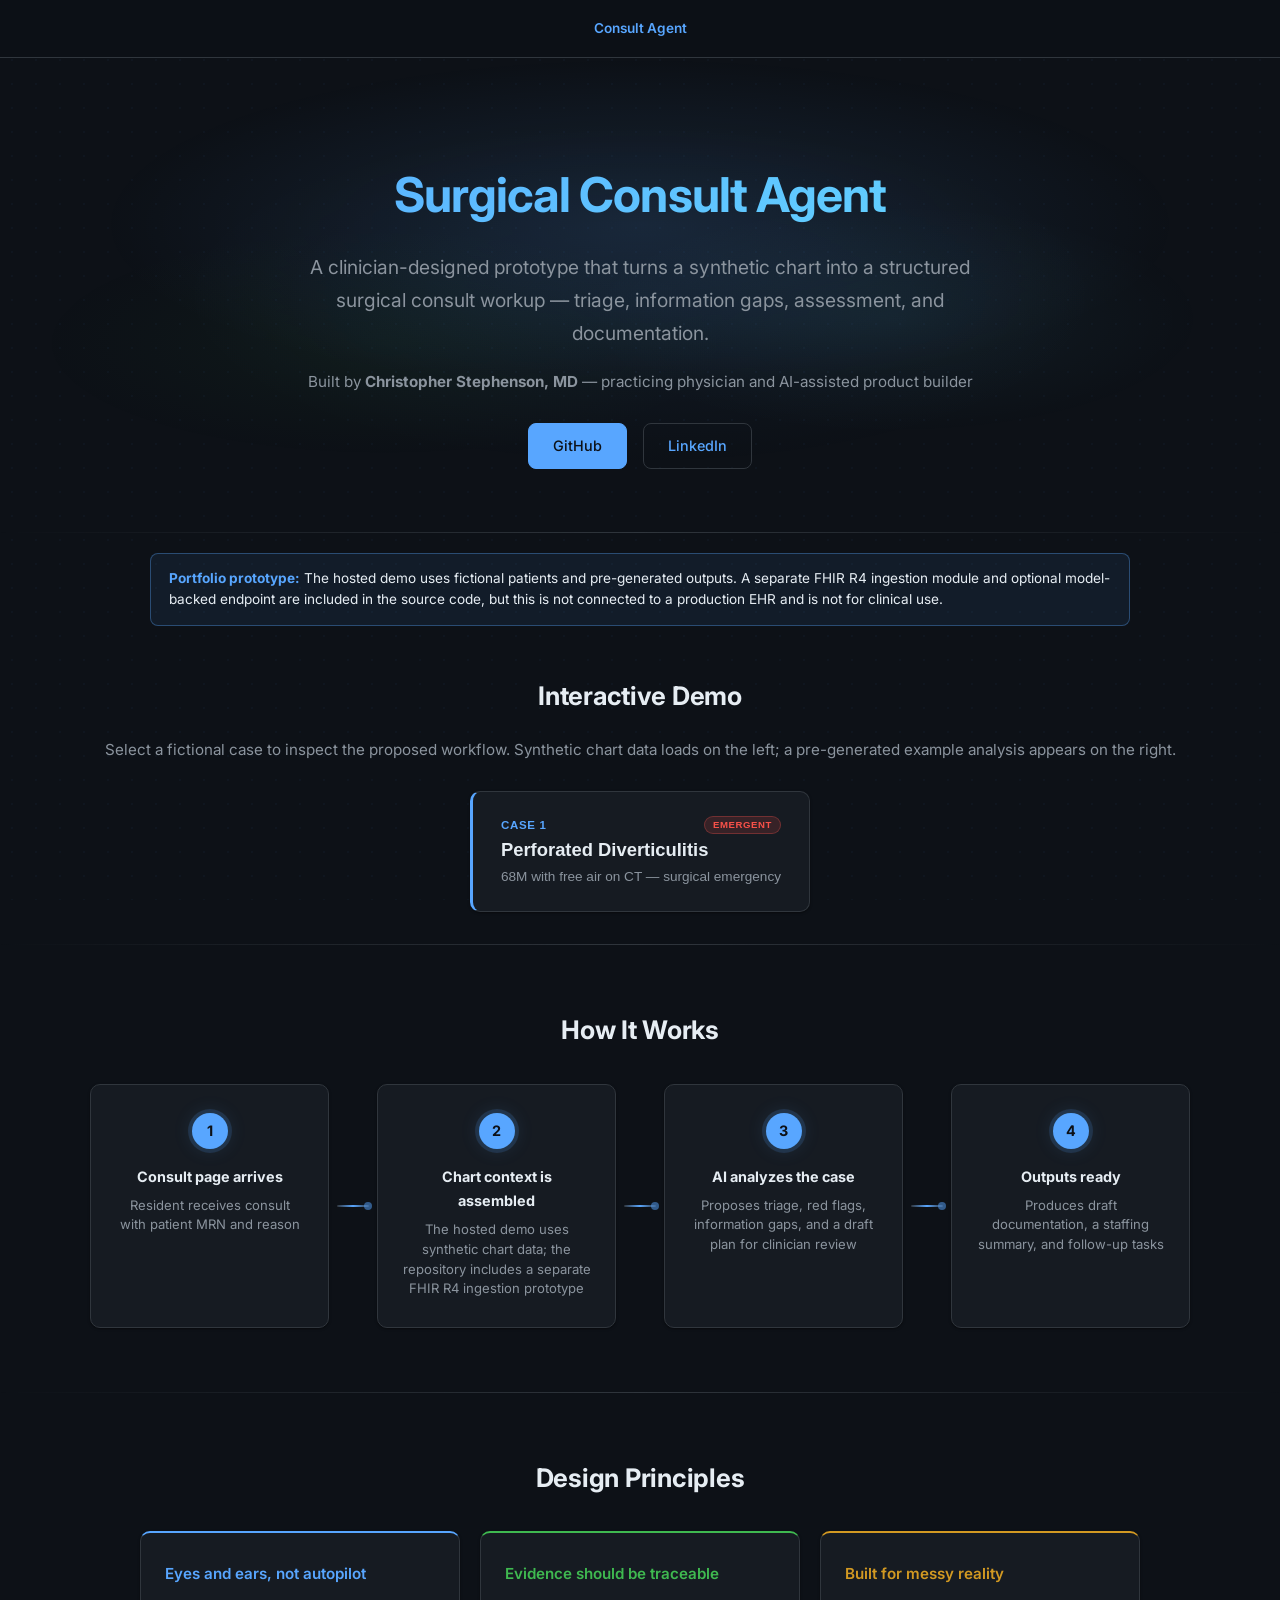
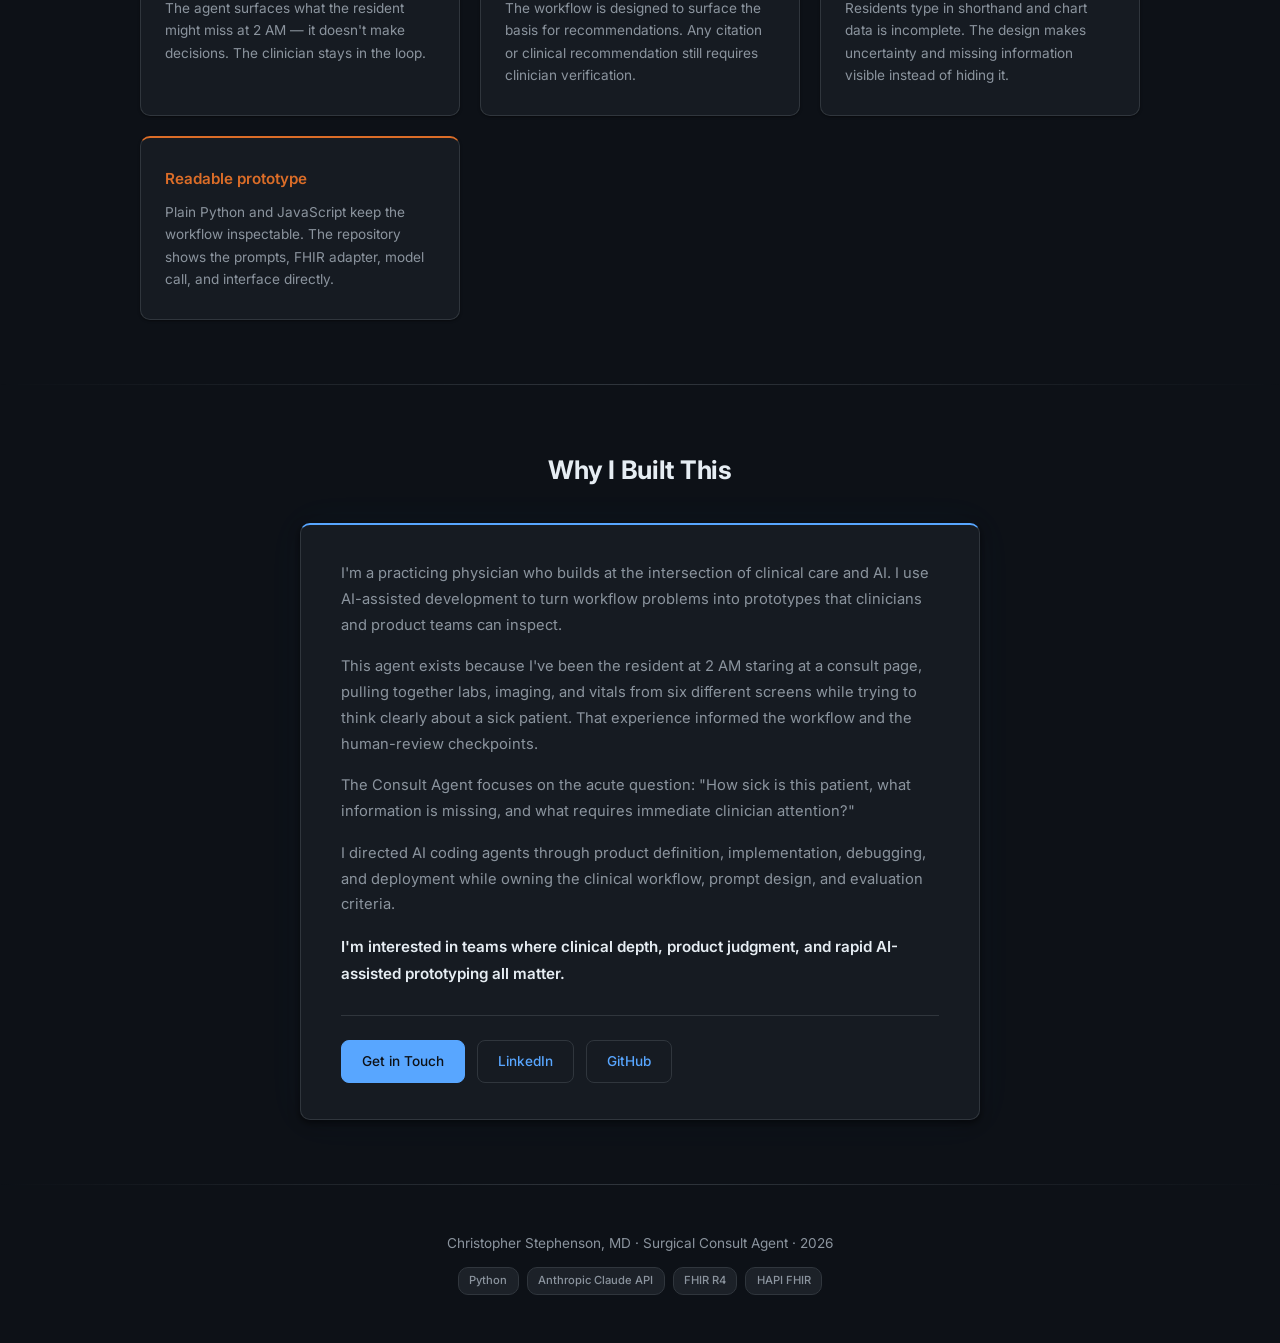
<file: web/index.html>
<!DOCTYPE html>
<html lang="en">
<head>
  <meta charset="UTF-8">
  <meta name="viewport" content="width=device-width, initial-scale=1.0">
  <meta name="description" content="A clinician-designed portfolio prototype for AI-assisted surgical consult preparation using synthetic patient data.">
  <meta property="og:title" content="Surgical Consult Agent — Christopher Stephenson, MD">
  <meta property="og:description" content="A clinician-designed portfolio prototype for AI-assisted surgical consult preparation using synthetic patient data.">
  <meta property="og:type" content="website">
  <meta name="twitter:card" content="summary">
  <title>Surgical Consult Agent — Christopher Stephenson, MD</title>
  <link rel="preconnect" href="https://fonts.googleapis.com">
  <link rel="preconnect" href="https://fonts.gstatic.com" crossorigin>
  <link href="https://fonts.googleapis.com/css2?family=Inter:wght@400;500;600;700&display=swap" rel="stylesheet">
  <link rel="stylesheet" href="style.css">
</head>
<body>

  <!-- Navigation -->
  <nav class="site-nav">
    <a href="index.html" class="nav-link active">Consult Agent</a>
  </nav>

  <!-- Hero -->
  <header class="hero">
    <div class="hero-content">
      <h1>Surgical Consult Agent</h1>
      <p class="tagline">A clinician-designed prototype that turns a synthetic chart into a structured surgical consult workup — triage, information gaps, assessment, and documentation.</p>
      <p class="byline">Built by <strong>Christopher Stephenson, MD</strong> — practicing physician and AI-assisted product builder</p>
      <div class="hero-links">
        <a href="https://github.com/cas23d/surgical-consult-agent" target="_blank" class="btn-primary">GitHub</a>
        <a href="https://www.linkedin.com/in/christopher-stephenson-md" target="_blank" class="btn-outline">LinkedIn</a>
      </div>
    </div>
  </header>

  <section class="prototype-disclosure" aria-label="Prototype disclosure">
    <strong>Portfolio prototype:</strong> The hosted demo uses fictional patients and pre-generated outputs. A separate FHIR R4 ingestion module and optional model-backed endpoint are included in the source code, but this is not connected to a production EHR and is not for clinical use.
  </section>

  <!-- Case Selector -->
  <section class="case-selector">
    <h2>Interactive Demo</h2>
    <p class="case-instructions">Select a fictional case to inspect the proposed workflow. Synthetic chart data loads on the left; a pre-generated example analysis appears on the right.</p>
    <div class="case-buttons">
      <button class="case-btn" data-case="case1" onclick="loadCase('case1')">
        <span class="case-top-row">
          <span class="case-label">Case 1</span>
          <span class="acuity-dot red">Emergent</span>
        </span>
        <span class="case-title">Perforated Diverticulitis</span>
        <span class="case-desc">68M with free air on CT — surgical emergency</span>
      </button>
    </div>
  </section>

  <!-- Consult Page Banner -->
  <div class="consult-banner" id="consult-banner" style="display:none">
    <span class="consult-icon">CONSULT</span>
    <span class="consult-text" id="consult-message"></span>
  </div>

  <!-- Demo Area -->
  <section class="demo" id="demo" style="display:none">
    <div class="demo-container">

      <!-- Left: EHR Chart -->
      <div class="panel chart-panel">
        <div class="panel-header">
          <span class="panel-badge emr">EMR</span> Patient Chart
        </div>
        <div class="chart-content" id="chart-content"></div>
      </div>

      <!-- Right: Agent Output -->
      <div class="panel agent-panel">
        <div class="panel-header">
          <span class="panel-badge ai">AI</span> Consult Agent
        </div>
        <div class="key-findings-banner" id="key-findings-banner" style="display:none"></div>
        <div class="stage-tabs">
          <button class="stage-tab active" data-stage="triage" onclick="showStage('triage')">Triage</button>
          <button class="stage-tab" data-stage="context" onclick="showStage('context')">Gaps</button>
          <button class="stage-tab" data-stage="plan" onclick="showStage('plan')">Plan</button>
          <button class="stage-tab" data-stage="note" onclick="showStage('note')">Final Note</button>
        </div>
        <div class="agent-content" id="agent-content">
          <div class="stage-content" id="stage-triage"></div>
          <div class="stage-content" id="stage-context" style="display:none"></div>
          <div class="stage-content" id="stage-plan" style="display:none"></div>
          <div class="stage-content" id="stage-note" style="display:none">
            <div class="note-view-toggle" id="note-view-toggle" style="display:none">
              <button class="toggle-btn active" data-view="summary" onclick="toggleNoteView('summary')">Summary</button>
              <button class="toggle-btn" data-view="full" onclick="toggleNoteView('full')">Full Note</button>
            </div>
            <div class="note-content" id="note-content"></div>
          </div>
        </div>
      </div>

    </div>
  </section>

  <!-- Resident Input Display -->
  <section class="resident-input-section" id="resident-section" style="display:none">
    <div class="resident-input-box">
      <div class="resident-header"><span class="panel-badge exam">EXAM</span> Resident Exam Findings</div>
      <textarea id="resident-input-field" class="resident-input-field" placeholder="Edit the fictional exam findings to explore the intended human-in-the-loop workflow."></textarea>
      <div class="live-ai-row">
        <button class="btn-live-ai" id="btn-live-ai" disabled>
          <span class="live-ai-icon">&#9889;</span> Public model calls disabled
        </button>
        <span class="live-ai-status" id="live-ai-status"></span>
      </div>
      <div class="resident-helper">Model-backed re-analysis is disabled on the public portfolio deployment to prevent unreviewed clinical use and API abuse. The endpoint implementation remains available for controlled local evaluation.</div>
    </div>
  </section>

  <!-- How It Works -->
  <section class="how-it-works">
    <h2>How It Works</h2>
    <div class="workflow-steps">
      <div class="step">
        <div class="step-num">1</div>
        <div class="step-text">
          <strong>Consult page arrives</strong>
          <p>Resident receives consult with patient MRN and reason</p>
        </div>
      </div>
      <div class="step-connector"><span class="connector-line"></span></div>
      <div class="step">
        <div class="step-num">2</div>
        <div class="step-text">
          <strong>Chart context is assembled</strong>
          <p>The hosted demo uses synthetic chart data; the repository includes a separate FHIR R4 ingestion prototype</p>
        </div>
      </div>
      <div class="step-connector"><span class="connector-line"></span></div>
      <div class="step">
        <div class="step-num">3</div>
        <div class="step-text">
          <strong>AI analyzes the case</strong>
          <p>Proposes triage, red flags, information gaps, and a draft plan for clinician review</p>
        </div>
      </div>
      <div class="step-connector"><span class="connector-line"></span></div>
      <div class="step">
        <div class="step-num">4</div>
        <div class="step-text">
          <strong>Outputs ready</strong>
          <p>Produces draft documentation, a staffing summary, and follow-up tasks</p>
        </div>
      </div>
    </div>
  </section>

  <!-- Design Principles -->
  <section class="principles">
    <h2>Design Principles</h2>
    <div class="principle-grid">
      <div class="principle">
        <h3>Eyes and ears, not autopilot</h3>
        <p>The agent surfaces what the resident might miss at 2 AM — it doesn't make decisions. The clinician stays in the loop.</p>
      </div>
      <div class="principle">
        <h3>Evidence should be traceable</h3>
        <p>The workflow is designed to surface the basis for recommendations. Any citation or clinical recommendation still requires clinician verification.</p>
      </div>
      <div class="principle">
        <h3>Built for messy reality</h3>
        <p>Residents type in shorthand and chart data is incomplete. The design makes uncertainty and missing information visible instead of hiding it.</p>
      </div>
      <div class="principle">
        <h3>Readable prototype</h3>
        <p>Plain Python and JavaScript keep the workflow inspectable. The repository shows the prompts, FHIR adapter, model call, and interface directly.</p>
      </div>
    </div>
  </section>

  <!-- About -->
  <section class="about-section" id="about">
    <h2>Why I Built This</h2>
    <div class="about-content">
      <div class="about-text">
        <p>I'm a practicing physician who builds at the intersection of clinical care and AI. I use AI-assisted development to turn workflow problems into prototypes that clinicians and product teams can inspect.</p>
        <p>This agent exists because I've been the resident at 2 AM staring at a consult page, pulling together labs, imaging, and vitals from six different screens while trying to think clearly about a sick patient. That experience informed the workflow and the human-review checkpoints.</p>
        <p>The Consult Agent focuses on the acute question: "How sick is this patient, what information is missing, and what requires immediate clinician attention?"</p>
        <p>I directed AI coding agents through product definition, implementation, debugging, and deployment while owning the clinical workflow, prompt design, and evaluation criteria.</p>
        <p class="about-cta">I'm interested in teams where clinical depth, product judgment, and rapid AI-assisted prototyping all matter.</p>
      </div>
      <div class="about-links">
        <a href="mailto:christopherstephenson8@gmail.com" class="btn-primary">Get in Touch</a>
        <a href="https://www.linkedin.com/in/christopher-stephenson-md" target="_blank" class="btn-outline">LinkedIn</a>
        <a href="https://github.com/cas23d/surgical-consult-agent" target="_blank" class="btn-outline">GitHub</a>
      </div>
    </div>
  </section>

  <!-- Footer -->
  <footer>
    <p>Christopher Stephenson, MD · Surgical Consult Agent · 2026</p>
    <div class="footer-tech">
      <span class="tech-pill">Python</span>
      <span class="tech-pill">Anthropic Claude API</span>
      <span class="tech-pill">FHIR R4</span>
      <span class="tech-pill">HAPI FHIR</span>
    </div>
  </footer>

  <script src="app.js"></script>
</body>
</html>
</file>
<file: web/style.css>
/* === Base === */
* { margin: 0; padding: 0; box-sizing: border-box; }

:root {
  --bg: #0d1117;
  --bg-panel: #161b22;
  --bg-card: #1c2128;
  --border: #30363d;
  --text: #e6edf3;
  --text-dim: #8b949e;
  --accent: #58a6ff;
  --accent-hover: #79c0ff;
  --red: #f85149;
  --yellow: #d29922;
  --green: #3fb950;
  --orange: #db6d28;
  --shadow-sm: 0 1px 3px rgba(0,0,0,0.3), 0 1px 2px rgba(0,0,0,0.2);
  --shadow-md: 0 4px 12px rgba(0,0,0,0.4), 0 2px 4px rgba(0,0,0,0.3);
  --shadow-lg: 0 8px 24px rgba(0,0,0,0.5), 0 4px 8px rgba(0,0,0,0.3);
}

html {
  scroll-behavior: smooth;
}

body {
  font-family: 'Inter', -apple-system, BlinkMacSystemFont, 'Segoe UI', sans-serif;
  background: var(--bg);
  color: var(--text);
  line-height: 1.7;
}

/* Subtle dot-grid background for depth */
body::before {
  content: '';
  position: fixed;
  inset: 0;
  background-image: radial-gradient(rgba(88, 166, 255, 0.035) 1px, transparent 1px);
  background-size: 24px 24px;
  pointer-events: none;
  z-index: 0;
}

h2 {
  text-align: center;
  margin-bottom: 1.25rem;
  font-size: 1.6rem;
  font-weight: 700;
  color: var(--text);
  letter-spacing: -0.01em;
}

/* Custom scrollbar */
::-webkit-scrollbar {
  width: 6px;
}

::-webkit-scrollbar-track {
  background: transparent;
}

::-webkit-scrollbar-thumb {
  background: var(--border);
  border-radius: 3px;
}

::-webkit-scrollbar-thumb:hover {
  background: var(--text-dim);
}

/* Fade-in animation */
@keyframes fadeInUp {
  from { opacity: 0; transform: translateY(20px); }
  to { opacity: 1; transform: translateY(0); }
}

.case-selector,
.how-it-works,
.principles,
.video-section,
.about-section,
footer {
  animation: fadeInUp 0.6s ease both;
  position: relative;
  z-index: 1;
}

.how-it-works { animation-delay: 0.1s; }
.principles { animation-delay: 0.15s; }
.about-section { animation-delay: 0.2s; }
footer { animation-delay: 0.25s; }

.demo,
.resident-input-section {
  position: relative;
  z-index: 1;
}

.prototype-disclosure {
  max-width: 980px;
  margin: 1.25rem auto 0;
  padding: 0.9rem 1.1rem;
  border: 1px solid rgba(88, 166, 255, 0.35);
  border-radius: 8px;
  background: rgba(88, 166, 255, 0.08);
  color: var(--text-muted);
  font-size: 0.85rem;
  line-height: 1.55;
}

.prototype-disclosure strong {
  color: var(--accent);
}

/* === Panel Badge (replaces emojis) === */
.panel-badge {
  display: inline-block;
  font-size: 0.6rem;
  font-weight: 700;
  letter-spacing: 0.08em;
  padding: 0.15rem 0.5rem;
  border-radius: 4px;
  text-transform: uppercase;
  margin-right: 0.5rem;
  vertical-align: middle;
}

.panel-badge.emr {
  background: rgba(88, 166, 255, 0.15);
  color: var(--accent);
  border: 1px solid rgba(88, 166, 255, 0.3);
}

.panel-badge.ai {
  background: rgba(63, 185, 80, 0.15);
  color: var(--green);
  border: 1px solid rgba(63, 185, 80, 0.3);
}

.panel-badge.exam {
  background: rgba(63, 185, 80, 0.15);
  color: var(--green);
  border: 1px solid rgba(63, 185, 80, 0.3);
}

/* === Site Navigation === */
.site-nav {
  display: flex;
  align-items: center;
  justify-content: center;
  gap: 0.75rem;
  padding: 0.75rem 2rem;
  background: rgba(13, 17, 23, 0.95);
  border-bottom: 1px solid var(--border);
  position: sticky;
  top: 0;
  z-index: 100;
  backdrop-filter: blur(8px);
}

.nav-link {
  font-size: 0.85rem;
  font-weight: 500;
  color: var(--text-dim);
  text-decoration: none;
  padding: 0.3rem 0.75rem;
  border-radius: 6px;
  transition: all 0.2s ease;
}

.nav-link:hover {
  color: var(--text);
  background: rgba(88, 166, 255, 0.08);
}

.nav-link.active {
  color: var(--accent);
  font-weight: 600;
}

.nav-divider {
  color: var(--border);
  font-size: 0.8rem;
}

/* === Hero === */
.hero {
  text-align: center;
  padding: 6rem 2rem 4rem;
  position: relative;
  background:
    radial-gradient(ellipse 60% 50% at 50% 35%, rgba(88, 166, 255, 0.12) 0%, transparent 70%),
    radial-gradient(ellipse 45% 40% at 30% 60%, rgba(63, 185, 80, 0.05) 0%, transparent 60%),
    radial-gradient(ellipse 40% 40% at 70% 55%, rgba(100, 220, 255, 0.06) 0%, transparent 60%);
  border-bottom: none;
  overflow: hidden;
}

/* Subtle animated glow behind hero */
.hero::before {
  content: '';
  position: absolute;
  top: -50%;
  left: -50%;
  width: 200%;
  height: 200%;
  background: radial-gradient(ellipse 30% 30% at 50% 50%, rgba(88, 166, 255, 0.06) 0%, transparent 60%);
  animation: heroGlow 8s ease-in-out infinite alternate;
  pointer-events: none;
}

@keyframes heroGlow {
  0% { transform: translate(0, 0) scale(1); }
  100% { transform: translate(3%, -2%) scale(1.05); }
}

.hero::after {
  content: '';
  position: absolute;
  bottom: 0;
  left: 0;
  right: 0;
  height: 1px;
  background: linear-gradient(90deg, transparent, var(--border), transparent);
}

.hero h1 {
  font-size: 3rem;
  font-weight: 700;
  margin-bottom: 1rem;
  letter-spacing: -0.02em;
  background: linear-gradient(135deg, var(--accent) 0%, #64dcff 50%, var(--accent) 100%);
  background-size: 200% auto;
  -webkit-background-clip: text;
  -webkit-text-fill-color: transparent;
  background-clip: text;
  animation: shimmer 6s linear infinite;
}

@keyframes shimmer {
  0% { background-position: 0% center; }
  100% { background-position: 200% center; }
}

.hero-content {
  position: relative;
  z-index: 1;
}

.tagline {
  font-size: 1.2rem;
  color: var(--text-dim);
  max-width: 700px;
  margin: 0 auto 1.25rem;
  line-height: 1.7;
}

.byline {
  color: var(--text-dim);
  margin-bottom: 1.75rem;
  font-size: 0.95rem;
}

.hero-links {
  display: flex;
  gap: 1rem;
  justify-content: center;
}

.hero-links a {
  text-decoration: none;
  padding: 0.6rem 1.5rem;
  border-radius: 8px;
  font-size: 0.9rem;
  font-weight: 500;
  transition: all 0.25s ease;
}

.hero-links a.btn-primary {
  background: var(--accent);
  color: var(--bg);
  border: 1px solid var(--accent);
}

.hero-links a.btn-primary:hover {
  background: var(--accent-hover);
  border-color: var(--accent-hover);
  box-shadow: 0 4px 20px rgba(88, 166, 255, 0.35);
  transform: translateY(-1px);
}

.hero-links a.btn-outline {
  background: transparent;
  color: var(--accent);
  border: 1px solid var(--border);
}

.hero-links a.btn-outline:hover {
  border-color: var(--accent);
  background: rgba(88, 166, 255, 0.08);
  transform: translateY(-1px);
}

/* === Case Selector === */
.case-selector {
  padding: 3rem 2rem 2rem;
  text-align: center;
}

.case-instructions {
  color: var(--text-dim);
  margin-bottom: 1.75rem;
  font-size: 0.95rem;
}

.case-buttons {
  display: flex;
  gap: 1.25rem;
  justify-content: center;
  flex-wrap: wrap;
}

.case-btn {
  background: var(--bg-panel);
  border: 1px solid var(--border);
  border-left: 3px solid var(--accent);
  border-radius: 10px;
  padding: 1.5rem 1.75rem;
  cursor: pointer;
  text-align: left;
  transition: all 0.25s ease;
  min-width: 300px;
  box-shadow: var(--shadow-sm);
}

.case-btn:hover {
  border-color: var(--accent);
  border-left-color: var(--accent);
  background: var(--bg-card);
  box-shadow: var(--shadow-md), 0 0 20px rgba(88, 166, 255, 0.08);
  transform: translateY(-2px);
}

.case-btn.active {
  border-color: var(--accent);
  border-left-color: var(--accent);
  box-shadow: 0 0 0 1px var(--accent), var(--shadow-md), 0 0 24px rgba(88, 166, 255, 0.1);
}

.case-top-row {
  display: flex;
  align-items: center;
  justify-content: space-between;
  margin-bottom: 0.35rem;
}

.case-label {
  display: block;
  font-size: 0.72rem;
  color: var(--accent);
  text-transform: uppercase;
  letter-spacing: 0.06em;
  font-weight: 600;
}

.acuity-dot {
  font-size: 0.6rem;
  font-weight: 700;
  letter-spacing: 0.06em;
  text-transform: uppercase;
  padding: 0.15rem 0.5rem;
  border-radius: 10px;
}

.acuity-dot.red {
  background: rgba(248, 81, 73, 0.15);
  color: var(--red);
  border: 1px solid rgba(248, 81, 73, 0.3);
}

.acuity-dot.green {
  background: rgba(63, 185, 80, 0.15);
  color: var(--green);
  border: 1px solid rgba(63, 185, 80, 0.3);
}

.acuity-dot.yellow {
  background: rgba(210, 153, 34, 0.15);
  color: var(--yellow);
  border: 1px solid rgba(210, 153, 34, 0.3);
}

.acuity-dot.orange {
  background: rgba(227, 134, 31, 0.15);
  color: #e3861f;
  border: 1px solid rgba(227, 134, 31, 0.3);
}

.case-title {
  display: block;
  font-size: 1.15rem;
  font-weight: 600;
  color: var(--text);
  margin-bottom: 0.35rem;
}

.case-desc {
  display: block;
  font-size: 0.85rem;
  color: var(--text-dim);
  line-height: 1.5;
}

/* === Consult Banner === */
.consult-banner {
  background: linear-gradient(135deg, rgba(210, 153, 34, 0.08), rgba(210, 153, 34, 0.03));
  border: 1px solid rgba(210, 153, 34, 0.3);
  border-radius: 8px;
  padding: 0.75rem 1.25rem;
  margin: 0 2rem;
  display: flex;
  align-items: center;
  gap: 0.75rem;
  animation: slideDown 0.4s ease;
  box-shadow: var(--shadow-sm), 0 0 16px rgba(210, 153, 34, 0.06);
  position: relative;
  z-index: 1;
}

.consult-icon {
  font-size: 0.6rem;
  font-weight: 700;
  letter-spacing: 0.08em;
  text-transform: uppercase;
  padding: 0.2rem 0.6rem;
  border-radius: 4px;
  background: rgba(210, 153, 34, 0.2);
  color: var(--yellow);
  border: 1px solid rgba(210, 153, 34, 0.35);
  flex-shrink: 0;
}

.consult-text {
  font-family: 'SF Mono', 'Fira Code', monospace;
  font-size: 0.9rem;
  color: var(--yellow);
}

@keyframes slideDown {
  from { opacity: 0; transform: translateY(-10px); }
  to { opacity: 1; transform: translateY(0); }
}

/* === Demo Area === */
.demo {
  padding: 1.5rem 2rem 2rem;
}

.demo-container {
  display: grid;
  grid-template-columns: 1fr 1fr;
  gap: 1.25rem;
  max-width: 1400px;
  margin: 0 auto;
}

.panel {
  background: var(--bg-panel);
  border: 1px solid var(--border);
  border-radius: 10px;
  max-height: 80vh;
  display: flex;
  flex-direction: column;
  box-shadow: var(--shadow-md);
  transition: border-color 0.3s ease, box-shadow 0.3s ease;
}

.chart-panel {
  border-top: 2px solid var(--accent);
}

.agent-panel {
  border-top: 2px solid var(--green);
}

.panel-header {
  background: linear-gradient(180deg, var(--bg-card) 0%, rgba(28, 33, 40, 0.8) 100%);
  padding: 0.85rem 1.25rem;
  font-weight: 600;
  font-size: 0.85rem;
  border-bottom: 1px solid var(--border);
  flex-shrink: 0;
  display: flex;
  align-items: center;
  letter-spacing: 0.01em;
}

.chart-panel .panel-header {
  background: linear-gradient(180deg, rgba(88, 166, 255, 0.04) 0%, rgba(28, 33, 40, 0.8) 100%);
}

.agent-panel .panel-header {
  background: linear-gradient(180deg, rgba(63, 185, 80, 0.04) 0%, rgba(28, 33, 40, 0.8) 100%);
}

.chart-content, .agent-content {
  padding: 1rem;
  overflow-y: auto;
  -webkit-overflow-scrolling: touch;
  flex: 1;
  min-height: 0;
  font-size: 0.85rem;
  line-height: 1.55;
}

/* === Chart Styling === */
.chart-section {
  margin-bottom: 1rem;
}

.chart-section-header {
  font-weight: 700;
  font-size: 0.8rem;
  color: var(--accent);
  text-transform: uppercase;
  letter-spacing: 0.04em;
  padding-bottom: 0.35rem;
  border-bottom: 1px solid var(--border);
  margin-bottom: 0.5rem;
}

.chart-row {
  display: flex;
  gap: 0.5rem;
  padding: 0.15rem 0;
  font-family: 'SF Mono', 'Fira Code', monospace;
  font-size: 0.8rem;
}

.chart-label {
  color: var(--text-dim);
  min-width: 120px;
  flex-shrink: 0;
}

.chart-value { color: var(--text); }
.chart-value.abnormal { color: var(--red); font-weight: 600; }
.chart-value.critical { color: var(--red); font-weight: 700; }

.chart-list {
  list-style: none;
  padding: 0;
}

.chart-list li {
  padding: 0.15rem 0;
  font-family: 'SF Mono', 'Fira Code', monospace;
  font-size: 0.8rem;
}

.chart-list li::before {
  content: "\2022 ";
  color: var(--text-dim);
}

.chart-note {
  font-family: 'SF Mono', 'Fira Code', monospace;
  font-size: 0.8rem;
  white-space: pre-wrap;
  color: var(--text-dim);
  background: var(--bg);
  padding: 0.75rem;
  border-radius: 6px;
  border: 1px solid var(--border);
}

/* === Stage Tabs — Pill/Segmented Control === */
.stage-tabs {
  display: flex;
  gap: 0.25rem;
  padding: 0.5rem 0.75rem 0;
  background: rgba(13, 17, 23, 0.5);
  border-bottom: 1px solid var(--border);
  flex-shrink: 0;
}

.stage-tab {
  flex: 1;
  padding: 0.55rem 0.75rem 0.65rem;
  background: none;
  border: none;
  border-bottom: 2px solid transparent;
  color: var(--text-dim);
  cursor: pointer;
  font-size: 0.82rem;
  font-weight: 500;
  transition: all 0.2s ease;
  border-radius: 6px 6px 0 0;
  font-family: 'Inter', sans-serif;
  position: relative;
}

.stage-tab:hover {
  color: var(--text);
  background: rgba(88, 166, 255, 0.06);
}

.stage-tab.active {
  color: var(--accent);
  background: rgba(88, 166, 255, 0.1);
  font-weight: 600;
  border-bottom-color: var(--accent);
}

.stage-tab.completed {
  color: var(--green);
}

.stage-tab.completed::after {
  content: '';
  display: inline-block;
  width: 5px;
  height: 5px;
  background: var(--green);
  border-radius: 50%;
  margin-left: 0.4rem;
  vertical-align: middle;
}

.stage-content {
  font-size: 0.85rem;
  line-height: 1.6;
  animation: stageFadeIn 0.3s ease;
}

@keyframes stageFadeIn {
  from { opacity: 0; transform: translateY(6px); }
  to { opacity: 1; transform: translateY(0); }
}

.stage-content h2 {
  font-size: 1rem;
  text-align: left;
  color: var(--accent);
  margin: 1rem 0 0.5rem;
}

.stage-content h2:first-child { margin-top: 0; }

.stage-content ul, .stage-content ol {
  padding-left: 1.25rem;
  margin: 0.5rem 0;
}

.stage-content li { margin-bottom: 0.3rem; }

.stage-content strong { color: var(--text); }

.stage-content p { margin: 0.5rem 0; }

/* Cursor blink for typing effect */
.typing-cursor::after {
  content: "\2588";
  animation: blink 0.7s infinite;
  color: var(--accent);
}

@keyframes blink {
  0%, 100% { opacity: 1; }
  50% { opacity: 0; }
}

/* === Resident Input === */
.resident-input-section {
  padding: 0 2rem 1rem;
  max-width: 1400px;
  margin: 0 auto;
}

.resident-input-box {
  background: rgba(13, 31, 13, 0.6);
  border: 1px solid rgba(63, 185, 80, 0.3);
  border-radius: 10px;
  overflow: hidden;
  box-shadow: var(--shadow-sm);
}

.resident-header {
  background: linear-gradient(180deg, #132613 0%, rgba(19, 38, 19, 0.8) 100%);
  padding: 0.65rem 1rem;
  font-weight: 600;
  font-size: 0.85rem;
  border-bottom: 1px solid rgba(63, 185, 80, 0.3);
  display: flex;
  align-items: center;
}

.resident-text {
  padding: 0.75rem 1rem;
  font-family: 'SF Mono', 'Fira Code', monospace;
  font-size: 0.8rem;
  white-space: pre-wrap;
  color: var(--green);
}

/* === How It Works — Connected Timeline === */
.how-it-works {
  padding: 4rem 2rem;
  position: relative;
}

.how-it-works::before {
  content: '';
  position: absolute;
  top: 0;
  left: 0;
  right: 0;
  height: 1px;
  background: linear-gradient(90deg, transparent, var(--border), transparent);
}

.workflow-steps {
  display: flex;
  justify-content: center;
  align-items: stretch;
  gap: 0;
  flex-wrap: wrap;
  margin-top: 2rem;
  max-width: 1100px;
  margin-left: auto;
  margin-right: auto;
}

.step {
  background: var(--bg-panel);
  border: 1px solid var(--border);
  border-radius: 10px;
  padding: 1.75rem 1.5rem;
  max-width: 240px;
  flex: 1;
  text-align: center;
  transition: all 0.25s ease;
  box-shadow: var(--shadow-sm);
}

.step:hover {
  transform: translateY(-4px);
  box-shadow: var(--shadow-md);
}

.step-num {
  width: 36px;
  height: 36px;
  border-radius: 50%;
  background: var(--accent);
  color: var(--bg);
  font-weight: 700;
  font-size: 0.9rem;
  display: flex;
  align-items: center;
  justify-content: center;
  margin: 0 auto 1rem;
  box-shadow: 0 0 0 4px rgba(88, 166, 255, 0.15), 0 0 20px rgba(88, 166, 255, 0.15);
  transition: box-shadow 0.3s ease, transform 0.3s ease;
}

.step:hover .step-num {
  box-shadow: 0 0 0 6px rgba(88, 166, 255, 0.2), 0 0 28px rgba(88, 166, 255, 0.25);
  transform: scale(1.05);
}

.step-text strong {
  display: block;
  margin-bottom: 0.4rem;
  font-size: 0.9rem;
}

.step-text p {
  font-size: 0.82rem;
  color: var(--text-dim);
  line-height: 1.5;
}

.step-connector {
  display: flex;
  align-items: center;
  padding: 0 0.5rem;
}

.connector-line {
  display: block;
  width: 32px;
  height: 2px;
  background: linear-gradient(90deg, var(--border), var(--accent), var(--border));
  border-radius: 1px;
  position: relative;
}

.connector-line::after {
  content: '';
  position: absolute;
  right: -3px;
  top: -3px;
  width: 8px;
  height: 8px;
  border-radius: 50%;
  background: var(--accent);
  opacity: 0.5;
}

/* === Principles === */
.principles {
  padding: 4rem 2rem;
  position: relative;
}

.principles::before {
  content: '';
  position: absolute;
  top: 0;
  left: 0;
  right: 0;
  height: 1px;
  background: linear-gradient(90deg, transparent, var(--border), transparent);
}

.principle-grid {
  display: grid;
  grid-template-columns: repeat(auto-fit, minmax(250px, 1fr));
  gap: 1.25rem;
  max-width: 1000px;
  margin: 2rem auto 0;
}

.principle {
  background: var(--bg-panel);
  border: 1px solid var(--border);
  border-radius: 10px;
  padding: 1.75rem 1.5rem;
  transition: all 0.25s ease;
  box-shadow: var(--shadow-sm);
}

.principle:nth-child(1) { border-top: 2px solid var(--accent); }
.principle:nth-child(2) { border-top: 2px solid var(--green); }
.principle:nth-child(3) { border-top: 2px solid var(--yellow); }
.principle:nth-child(4) { border-top: 2px solid var(--orange); }

.principle:hover {
  transform: translateY(-3px);
  box-shadow: var(--shadow-md);
}

.principle h3 {
  font-size: 0.95rem;
  margin-bottom: 0.6rem;
  color: var(--text);
  font-weight: 600;
}

.principle:nth-child(1) h3 { color: var(--accent); }
.principle:nth-child(2) h3 { color: var(--green); }
.principle:nth-child(3) h3 { color: var(--yellow); }
.principle:nth-child(4) h3 { color: var(--orange); }

.principle p {
  font-size: 0.85rem;
  color: var(--text-dim);
  line-height: 1.65;
}

/* === About Section === */
.about-section {
  padding: 4rem 2rem;
  position: relative;
}

.about-section::before {
  content: '';
  position: absolute;
  top: 0;
  left: 0;
  right: 0;
  height: 1px;
  background: linear-gradient(90deg, transparent, var(--border), transparent);
}

.about-content {
  max-width: 680px;
  margin: 2rem auto 0;
  background: var(--bg-panel);
  border: 1px solid var(--border);
  border-radius: 10px;
  padding: 2.25rem 2.5rem;
  box-shadow: var(--shadow-md), 0 0 40px rgba(88, 166, 255, 0.04);
  border-top: 2px solid var(--accent);
}

.about-text p {
  font-size: 0.92rem;
  color: var(--text-dim);
  line-height: 1.75;
  margin-bottom: 1rem;
}

.about-text p:last-of-type {
  margin-bottom: 0;
}

.about-cta {
  color: var(--text) !important;
  font-weight: 600;
  font-size: 0.95rem !important;
}

.about-links {
  display: flex;
  gap: 0.75rem;
  margin-top: 1.75rem;
  padding-top: 1.5rem;
  border-top: 1px solid var(--border);
}

.about-links a {
  text-decoration: none;
  padding: 0.55rem 1.25rem;
  border-radius: 8px;
  font-size: 0.85rem;
  font-weight: 500;
  transition: all 0.25s ease;
}

.about-links a.btn-primary {
  background: var(--accent);
  color: var(--bg);
  border: 1px solid var(--accent);
}

.about-links a.btn-primary:hover {
  background: var(--accent-hover);
  border-color: var(--accent-hover);
  box-shadow: 0 4px 16px rgba(88, 166, 255, 0.3);
}

.about-links a.btn-outline {
  background: transparent;
  color: var(--accent);
  border: 1px solid var(--border);
}

.about-links a.btn-outline:hover {
  border-color: var(--accent);
  background: rgba(88, 166, 255, 0.08);
}

/* === Footer === */
footer {
  padding: 3rem 2rem;
  text-align: center;
  color: var(--text-dim);
  font-size: 0.85rem;
  position: relative;
}

footer::before {
  content: '';
  position: absolute;
  top: 0;
  left: 0;
  right: 0;
  height: 1px;
  background: linear-gradient(90deg, transparent, var(--border), transparent);
}

.footer-tech {
  margin-top: 0.75rem;
  display: flex;
  gap: 0.5rem;
  justify-content: center;
  flex-wrap: wrap;
}

.tech-pill {
  font-size: 0.7rem;
  font-weight: 500;
  padding: 0.2rem 0.65rem;
  border-radius: 10px;
  background: var(--bg-card);
  border: 1px solid var(--border);
  color: var(--text-dim);
  transition: all 0.2s ease;
}

.tech-pill:hover {
  border-color: var(--accent);
  color: var(--accent);
  background: rgba(88, 166, 255, 0.06);
}

/* === Key Findings Banner === */
.key-findings-banner {
  display: flex;
  align-items: center;
  gap: 1rem;
  padding: 0.65rem 1rem;
  background: linear-gradient(135deg, rgba(248, 81, 73, 0.08), rgba(248, 81, 73, 0.03));
  border-bottom: 1px solid var(--border);
  flex-shrink: 0;
  flex-wrap: wrap;
  animation: bannerSlideIn 0.4s ease;
}

@keyframes bannerSlideIn {
  from { opacity: 0; transform: translateY(-4px); }
  to { opacity: 1; transform: translateY(0); }
}

.kf-acuity {
  font-size: 0.7rem;
  font-weight: 700;
  letter-spacing: 0.06em;
  padding: 0.2rem 0.6rem;
  border-radius: 4px;
  text-transform: uppercase;
  flex-shrink: 0;
}

.kf-acuity.red {
  background: var(--red);
  color: #fff;
  box-shadow: 0 0 8px rgba(248, 81, 73, 0.3);
  animation: urgentPulse 2s ease-in-out infinite;
}

@keyframes urgentPulse {
  0%, 100% { box-shadow: 0 0 8px rgba(248, 81, 73, 0.3); }
  50% { box-shadow: 0 0 14px rgba(248, 81, 73, 0.5); }
}

.kf-acuity.yellow {
  background: var(--yellow);
  color: #000;
}

.kf-acuity.green {
  background: var(--green);
  color: #000;
}

.kf-vitals {
  font-family: 'SF Mono', 'Fira Code', monospace;
  font-size: 0.75rem;
  color: var(--text-dim);
  flex-shrink: 0;
}

.kf-divider {
  width: 1px;
  height: 20px;
  background: var(--border);
  flex-shrink: 0;
}

.kf-impression {
  font-size: 0.8rem;
  font-weight: 600;
  color: var(--text);
  flex: 1;
  min-width: 0;
}

/* === Collapsible Sections === */
.collapsible-section {
  border: 1px solid var(--border);
  border-radius: 8px;
  margin-bottom: 0.5rem;
  background: var(--bg-card);
  overflow: hidden;
  box-shadow: 0 1px 2px rgba(0,0,0,0.15);
  transition: box-shadow 0.2s ease, border-color 0.2s ease;
}

.collapsible-section.open {
  box-shadow: 0 2px 8px rgba(0,0,0,0.25);
  border-color: rgba(88, 166, 255, 0.2);
}

.collapsible-header {
  display: flex;
  align-items: center;
  gap: 0.5rem;
  padding: 0.6rem 0.75rem;
  cursor: pointer;
  user-select: none;
  transition: background 0.2s ease;
  border-left: 3px solid var(--accent);
}

.collapsible-header:hover {
  background: rgba(88, 166, 255, 0.08);
}

.collapsible-header.red-flag {
  border-left-color: var(--red);
}

.collapsible-header.assessment {
  border-left-color: var(--accent);
}

.collapsible-header.plan-section {
  border-left-color: var(--green);
}

.collapsible-header.imaging {
  border-left-color: var(--yellow);
}

.collapsible-header.gaps {
  border-left-color: var(--orange);
}

.collapsible-chevron {
  font-size: 0.65rem;
  color: var(--text-dim);
  transition: transform 0.2s ease;
  flex-shrink: 0;
  width: 1rem;
  text-align: center;
}

.collapsible-section.open .collapsible-chevron {
  transform: rotate(90deg);
}

.collapsible-title {
  font-size: 0.85rem;
  font-weight: 700;
  color: var(--accent);
  flex: 1;
}

.collapsible-header.red-flag .collapsible-title {
  color: var(--red);
}

.collapsible-header.imaging .collapsible-title {
  color: var(--yellow);
}

.collapsible-header.gaps .collapsible-title {
  color: var(--orange);
}

.collapsible-header.plan-section .collapsible-title {
  color: var(--green);
}

.collapsible-body {
  max-height: 0;
  overflow: hidden;
  transition: max-height 0.3s ease, padding 0.3s ease;
  padding: 0 0.75rem;
}

.collapsible-section.open .collapsible-body {
  max-height: 2000px;
  padding: 0 0.75rem 0.6rem;
}

.collapsible-body ul,
.collapsible-body ol {
  padding-left: 1.25rem;
  margin: 0.3rem 0;
}

.collapsible-body li {
  margin-bottom: 0.25rem;
  font-size: 0.82rem;
}

.collapsible-body p {
  margin: 0.3rem 0;
  font-size: 0.82rem;
}

.collapsible-body strong {
  color: var(--text);
}

/* === Note View Toggle === */
.note-view-toggle {
  display: flex;
  gap: 0;
  margin-bottom: 0.75rem;
  border: 1px solid var(--border);
  border-radius: 8px;
  overflow: hidden;
  width: fit-content;
}

.toggle-btn {
  padding: 0.4rem 1.1rem;
  background: transparent;
  border: none;
  color: var(--text-dim);
  font-size: 0.78rem;
  font-weight: 500;
  cursor: pointer;
  transition: all 0.2s;
  font-family: 'Inter', sans-serif;
}

.toggle-btn:not(:last-child) {
  border-right: 1px solid var(--border);
}

.toggle-btn.active {
  background: var(--accent);
  color: var(--bg);
  font-weight: 600;
  box-shadow: 0 2px 8px rgba(88, 166, 255, 0.25);
}

.toggle-btn:hover:not(.active) {
  background: rgba(88, 166, 255, 0.1);
  color: var(--text);
}

/* === Stage Content Refinements === */
.stage-content h2 {
  font-size: 0.82rem;
  letter-spacing: 0.04em;
  text-transform: uppercase;
  padding-bottom: 0.3rem;
  border-bottom: 1px solid rgba(88, 166, 255, 0.15);
}

.stage-content h3 {
  font-size: 0.85rem;
  color: var(--text);
  margin: 0.75rem 0 0.35rem;
  font-weight: 600;
}

.stage-content hr {
  border: none;
  border-top: 1px solid var(--border);
  margin: 1.25rem 0;
}

.stage-content li {
  padding: 0.15rem 0;
}

.stage-content p + ul,
.stage-content p + ol {
  margin-top: 0.25rem;
}

/* === Exam Input Area (Rounds) === */
.exam-input-area {
  border-bottom: 1px solid var(--border);
  flex-shrink: 0;
}

.exam-input-header {
  padding: 0.5rem 0.75rem;
  font-size: 0.8rem;
  font-weight: 600;
  background: rgba(13, 31, 13, 0.4);
  border-bottom: 1px solid rgba(63, 185, 80, 0.2);
  display: flex;
  align-items: center;
}

.exam-input-body {
  padding: 0.5rem 0.75rem;
  background: rgba(13, 31, 13, 0.2);
}

.exam-textarea {
  width: 100%;
  min-height: 48px;
  padding: 0.5rem;
  background: var(--bg);
  border: 1px solid var(--border);
  border-radius: 6px;
  color: var(--text);
  font-family: 'SF Mono', 'Fira Code', monospace;
  font-size: 0.78rem;
  resize: vertical;
  line-height: 1.5;
}

.exam-textarea:focus {
  outline: none;
  border-color: var(--green);
  box-shadow: 0 0 0 2px rgba(63, 185, 80, 0.15);
}

.exam-textarea::placeholder {
  color: var(--text-dim);
  opacity: 0.6;
}

.exam-input-footer {
  display: flex;
  align-items: center;
  justify-content: space-between;
  margin-top: 0.4rem;
  gap: 0.5rem;
}

.exam-note {
  font-size: 0.7rem;
  color: var(--text-dim);
  font-style: italic;
}

.btn-update-exam {
  padding: 0.4rem 1rem;
  background: var(--accent);
  color: var(--bg);
  border: 1px solid var(--accent);
  border-radius: 6px;
  font-size: 0.78rem;
  font-weight: 600;
  cursor: pointer;
  transition: all 0.2s ease;
  font-family: 'Inter', sans-serif;
  white-space: nowrap;
  flex-shrink: 0;
}

.btn-update-exam:hover {
  background: var(--accent-hover);
  border-color: var(--accent-hover);
  box-shadow: 0 2px 8px rgba(88, 166, 255, 0.3);
}

.exam-inserted {
  color: var(--green);
  font-weight: 600;
  background: rgba(63, 185, 80, 0.1);
  padding: 0.1rem 0.3rem;
  border-radius: 3px;
}

/* === Resident Input Textarea === */
.resident-input-field {
  width: 100%;
  min-height: 100px;
  padding: 0.75rem;
  background: var(--bg-card);
  border: 1px solid var(--border);
  border-radius: 6px;
  color: var(--text);
  font-family: 'Inter', sans-serif;
  font-size: 0.9rem;
  resize: vertical;
  margin: 0.75rem 0;
  transition: border-color 0.2s ease, box-shadow 0.2s ease;
}

.resident-input-field:focus {
  outline: none;
  border-color: var(--accent);
  box-shadow: 0 0 0 3px rgba(88, 166, 255, 0.1);
}

.resident-input-field::placeholder {
  color: var(--text-dim);
}

.resident-helper {
  font-size: 0.8rem;
  color: var(--text-dim);
  margin-top: 0.5rem;
  font-style: italic;
}

/* === Live AI Button === */
.live-ai-row {
  display: flex;
  align-items: center;
  gap: 1rem;
  margin: 0.75rem 0 0.25rem;
}

.btn-live-ai {
  display: inline-flex;
  align-items: center;
  gap: 0.5rem;
  padding: 0.6rem 1.2rem;
  background: linear-gradient(135deg, #238636 0%, #2ea043 100%);
  color: #fff;
  border: none;
  border-radius: 6px;
  font-family: 'Inter', sans-serif;
  font-size: 0.85rem;
  font-weight: 600;
  cursor: pointer;
  transition: all 0.2s ease;
}

.btn-live-ai:hover:not(:disabled) {
  background: linear-gradient(135deg, #2ea043 0%, #3fb950 100%);
  transform: translateY(-1px);
  box-shadow: 0 4px 12px rgba(46, 160, 67, 0.3);
}

.btn-live-ai:disabled {
  opacity: 0.4;
  cursor: not-allowed;
}

.btn-live-ai.running {
  background: linear-gradient(135deg, #1a6b2c 0%, #238636 100%);
  animation: pulse-glow 1.5s ease-in-out infinite;
}

.live-ai-icon {
  font-size: 1rem;
}

.live-ai-status {
  font-size: 0.8rem;
  color: var(--accent);
  font-style: italic;
}

.ai-loading {
  color: var(--text-dim);
  font-style: italic;
  padding: 1rem;
}

.error-message {
  color: #f85149;
  padding: 1rem;
  background: rgba(248, 81, 73, 0.1);
  border-radius: 6px;
  border: 1px solid rgba(248, 81, 73, 0.2);
}

@keyframes pulse-glow {
  0%, 100% { box-shadow: 0 0 8px rgba(46, 160, 67, 0.2); }
  50% { box-shadow: 0 0 16px rgba(46, 160, 67, 0.4); }
}

/* === Session History === */
.session-history-section {
  max-width: 1200px;
  margin: 2rem auto;
  padding: 1.5rem;
  background: var(--bg-panel);
  border: 1px solid var(--border);
  border-radius: 8px;
  box-shadow: var(--shadow-sm);
}

.session-history-section h3 {
  font-size: 0.95rem;
  font-weight: 600;
  margin-bottom: 1rem;
  color: var(--text);
  text-transform: uppercase;
  letter-spacing: 0.05em;
}

.history-list {
  display: grid;
  grid-template-columns: repeat(auto-fill, minmax(280px, 1fr));
  gap: 1rem;
}

.history-item {
  background: var(--bg-card);
  border: 1px solid var(--border);
  border-radius: 6px;
  padding: 1rem;
  cursor: pointer;
  transition: all 0.2s ease;
}

.history-item:hover {
  border-color: var(--accent);
  background: var(--bg);
  transform: translateY(-2px);
  box-shadow: 0 0 0 3px rgba(88, 166, 255, 0.1);
}

.history-patient {
  font-weight: 600;
  color: var(--text);
  margin-bottom: 0.5rem;
}

.history-consult {
  font-size: 0.85rem;
  color: var(--text-dim);
  margin-bottom: 0.5rem;
  line-height: 1.5;
}

.history-date {
  font-size: 0.75rem;
  color: var(--text-dim);
  opacity: 0.7;
}

/* === Error Messages === */
.error-message {
  padding: 1rem;
  background: rgba(248, 81, 73, 0.1);
  border: 1px solid var(--red);
  border-radius: 6px;
  color: var(--red);
  font-size: 0.9rem;
  font-weight: 500;
}

/* === Responsive === */
@media (max-width: 900px) {
  .demo-container {
    grid-template-columns: 1fr;
  }
  .panel { max-height: 70vh; }
  .workflow-steps {
    flex-direction: column;
    align-items: center;
    gap: 0;
  }
  .step-connector {
    transform: rotate(90deg);
    padding: 0.25rem 0;
  }
  .hero { padding: 4rem 1.5rem 3rem; }
  .hero h1 { font-size: 2rem; }
  .history-list {
    grid-template-columns: 1fr;
  }
}

@media (max-width: 768px) {
  .demo-container {
    padding: 0.75rem;
  }
  .panel {
    max-height: 70vh;
    padding: 1rem;
  }
  .panel-header {
    font-size: 0.9rem;
  }
  .chart-content {
    font-size: 0.85rem;
  }
  .stage-tabs {
    flex-wrap: wrap;
    gap: 0.5rem;
  }
  .stage-tab {
    padding: 0.5rem 0.75rem;
    font-size: 0.8rem;
  }
  .case-selector {
    padding: 1.5rem 1rem;
  }
  .case-buttons {
    grid-template-columns: 1fr;
    gap: 0.75rem;
  }
  .case-btn {
    padding: 1rem;
  }
  .resident-input-section {
    padding: 1rem;
  }
  .nav-link {
    font-size: 0.9rem;
    padding: 0.5rem 0.75rem;
  }
}

@media (max-width: 480px) {
  .hero h1 {
    font-size: 1.5rem;
  }
  .tagline {
    font-size: 0.9rem;
  }
  .hero-links {
    flex-direction: column;
  }
  .btn-primary,
  .btn-outline {
    width: 100%;
    text-align: center;
  }
  .chart-section-header {
    font-size: 0.85rem;
  }
  .resident-input-field {
    min-height: 80px;
    font-size: 16px;
  }
}
</file>
